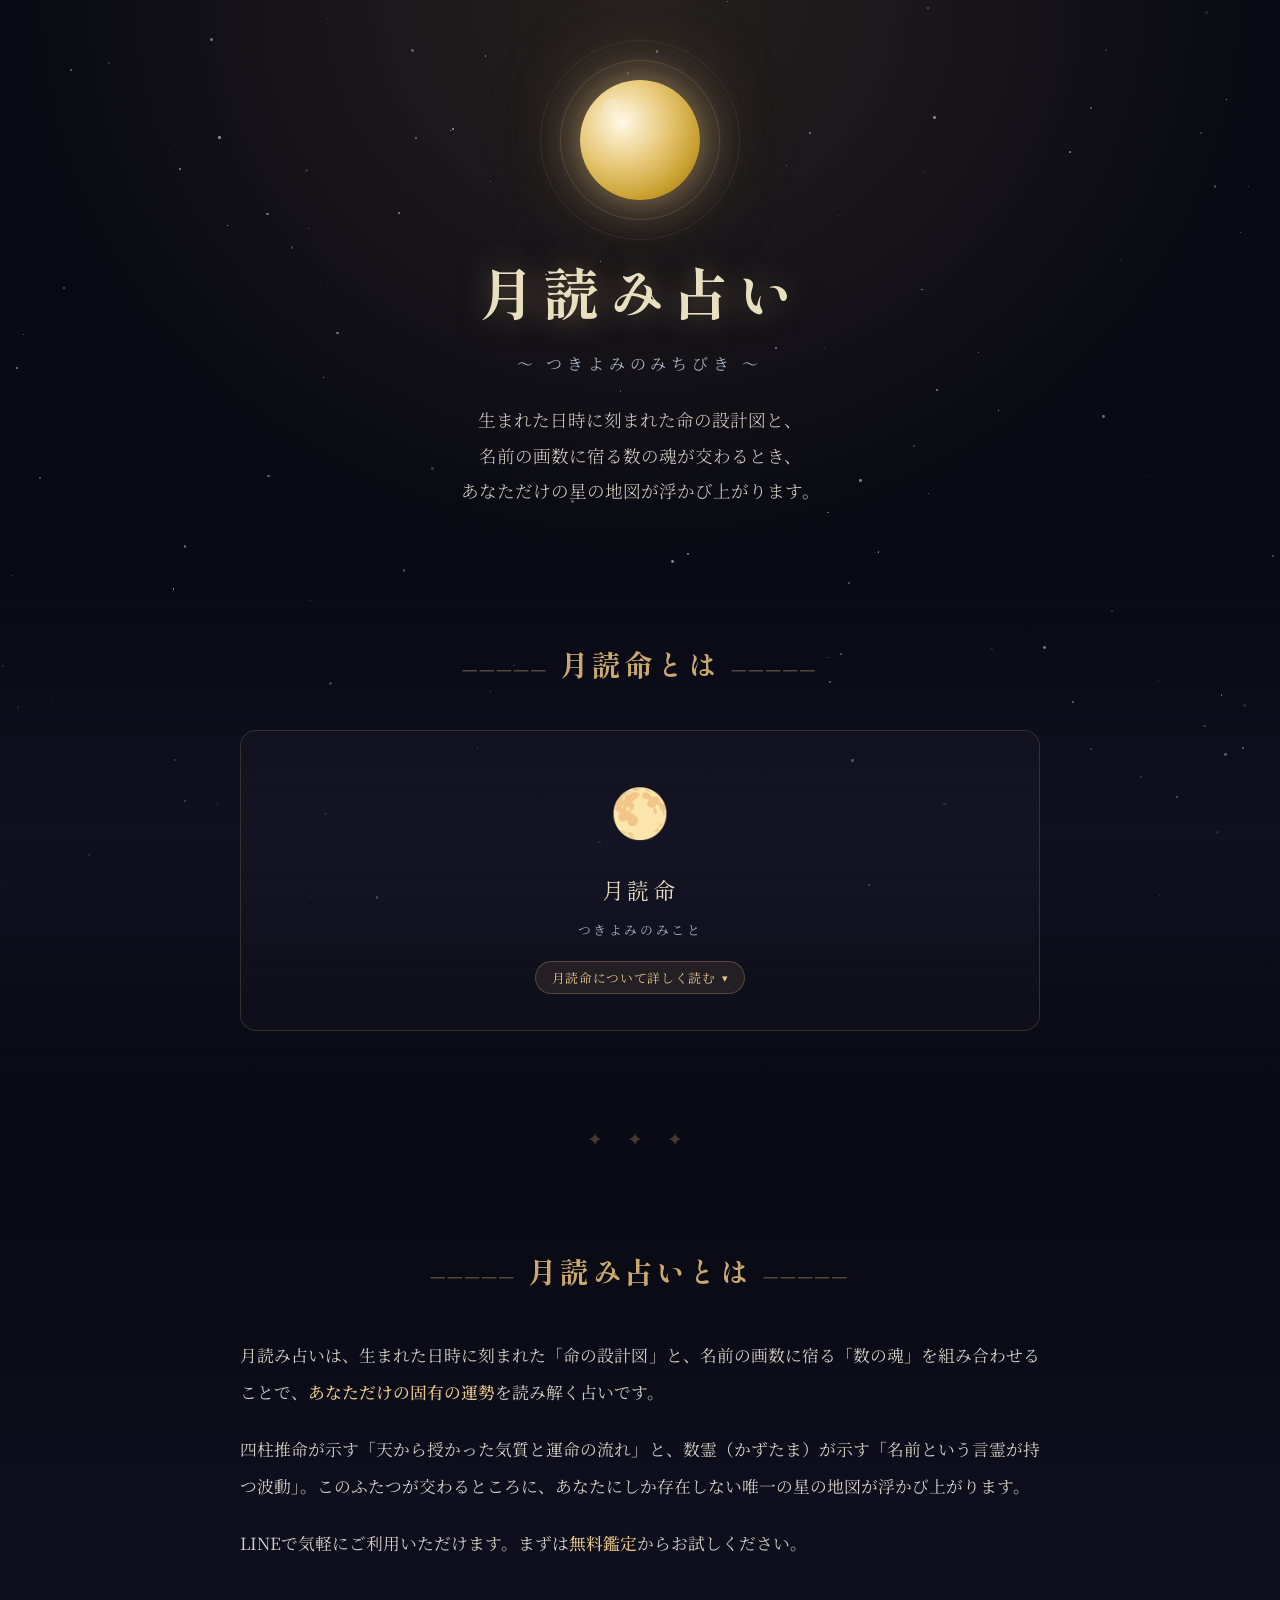
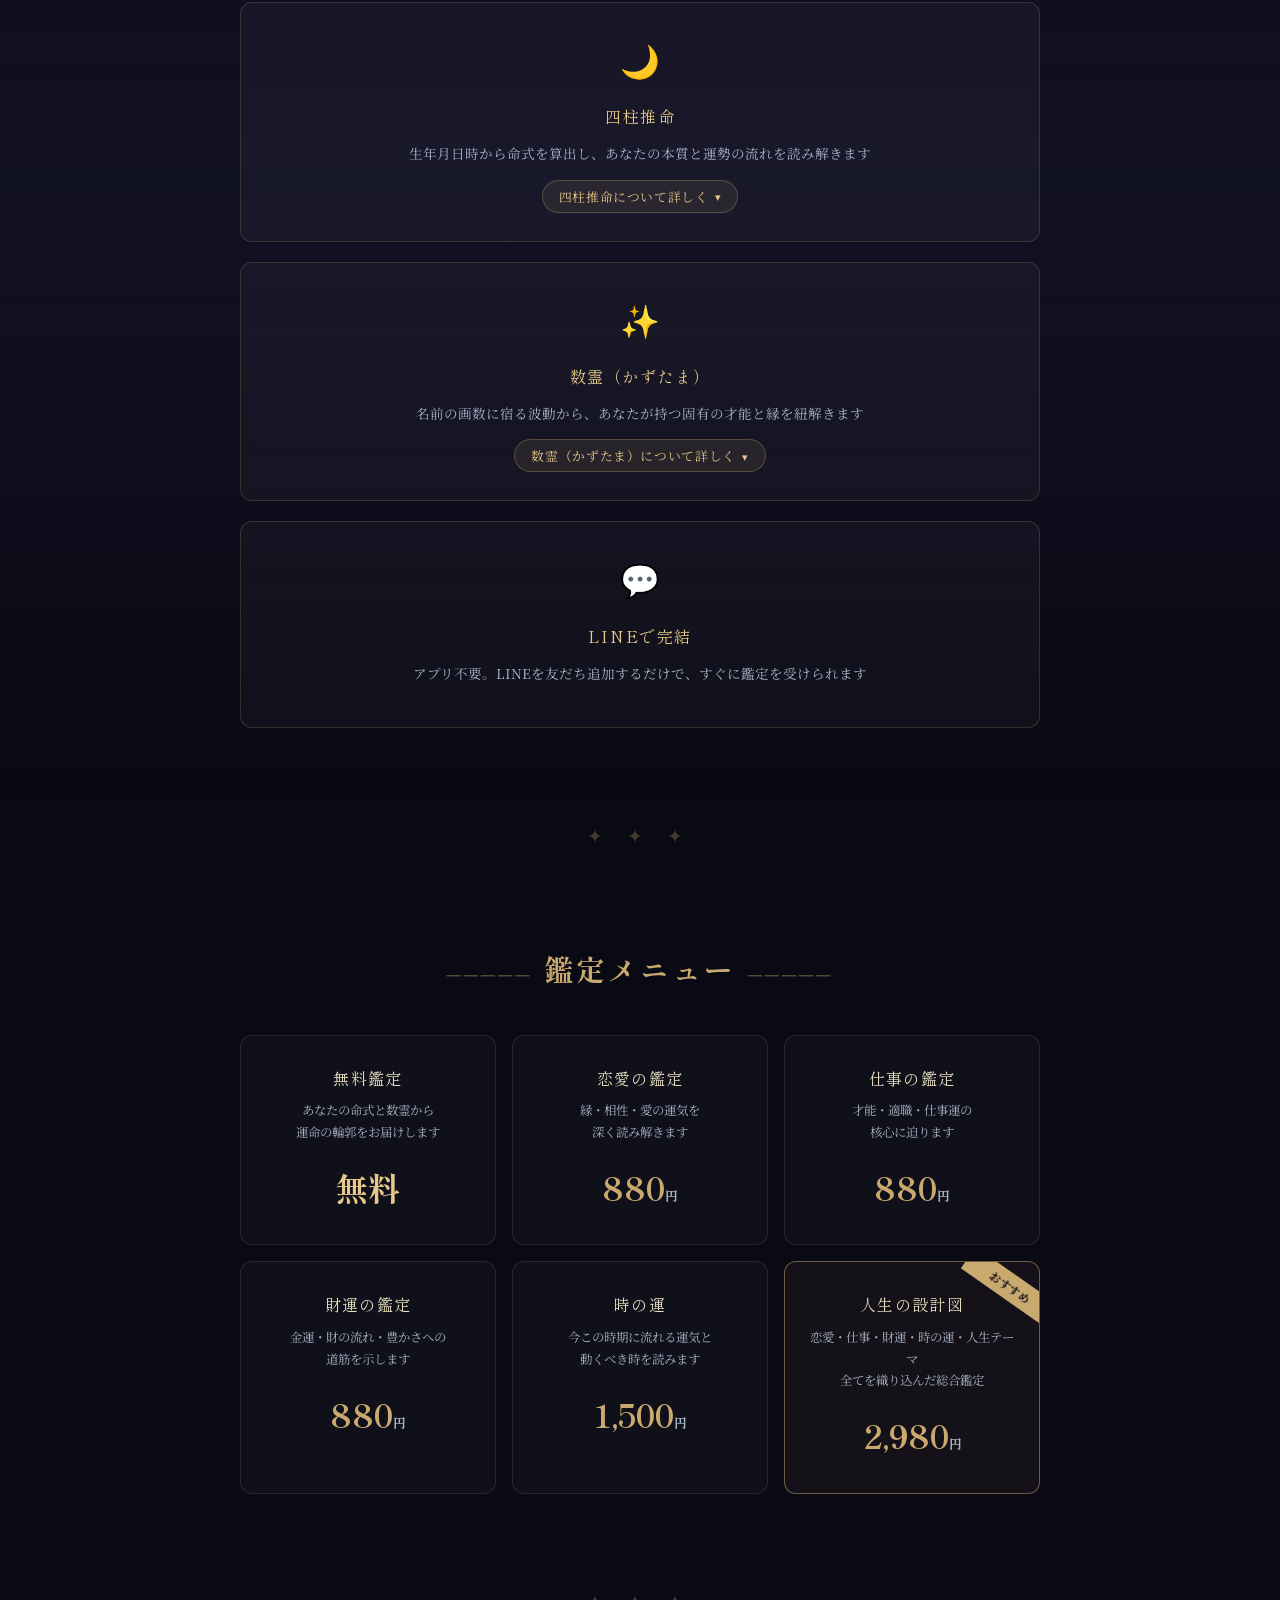
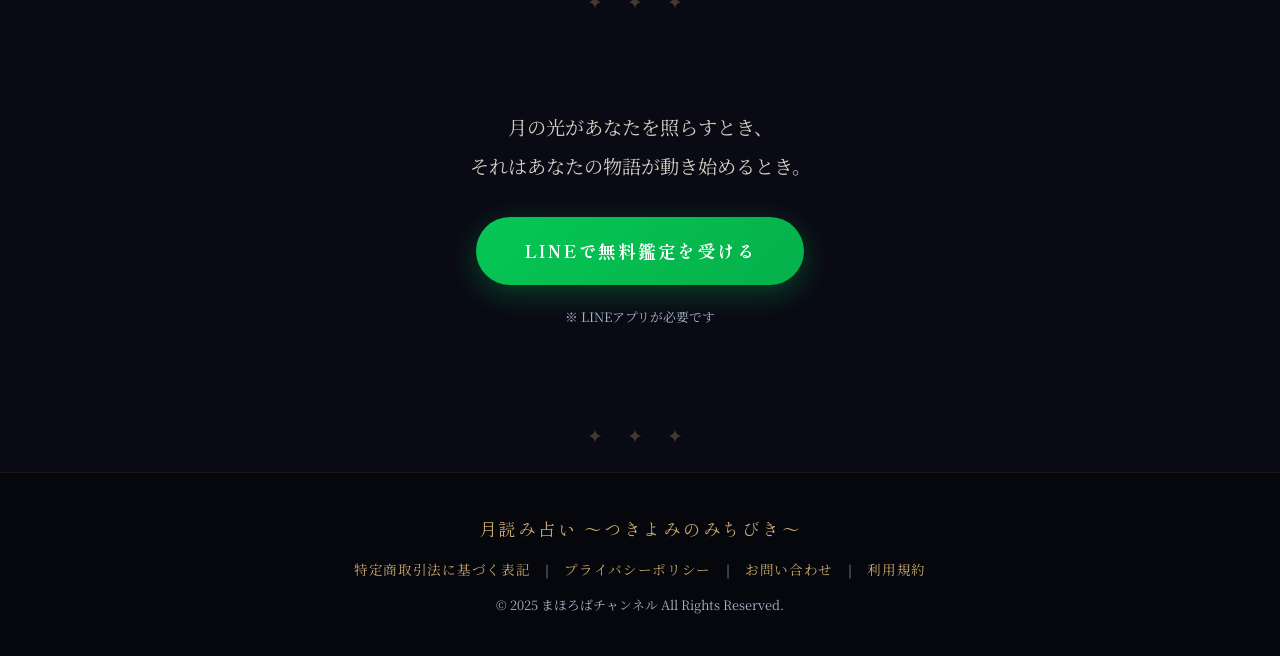
<file: index.html>
<!DOCTYPE html>
<html lang="ja">
<head>
  <meta charset="UTF-8">
  <meta name="viewport" content="width=device-width, initial-scale=1.0">
  <title>月読み占い〜つきよみのみちびき〜</title>
  <link rel="preconnect" href="https://fonts.googleapis.com">
  <link rel="preconnect" href="https://fonts.gstatic.com" crossorigin>
  <link href="https://fonts.googleapis.com/css2?family=Noto+Serif+JP:wght@300;400;500;700&family=Shippori+Mincho:wght@400;500;700&display=swap" rel="stylesheet">
  <link rel="stylesheet" href="style.css">
</head>
<body>

  <!-- 星空 -->
  <div class="stars" id="stars"></div>

  <!-- ===== ヘッダー ===== -->
  <header>
    <div class="moon-container fade-in">
      <div class="moon-halo moon-halo-2"></div>
      <div class="moon-halo"></div>
      <div class="moon"></div>
    </div>
    <h1 class="site-title fade-in">月読み占い</h1>
    <p class="site-subtitle fade-in">〜 つきよみのみちびき 〜</p>
    <p class="tagline fade-in">
      生まれた日時に刻まれた命の設計図と、<br>
      名前の画数に宿る数の魂が交わるとき、<br>
      あなただけの星の地図が浮かび上がります。
    </p>
  </header>

  <!-- ===== 月読命について ===== -->
  <section class="tsukiyomi-section">
    <div class="section-inner fade-in">
      <h2 class="section-title">月読命とは</h2>
      <div class="tsukiyomi-card">
        <span class="tsukiyomi-icon">🌕</span>
        <div class="tsukiyomi-name">月読命</div>
        <div class="tsukiyomi-ruby">つきよみのみこと</div>

        <button class="accordion-btn"
          data-target="tsukiyomi-detail"
          data-open-text="月読命について詳しく読む ▾"
          data-close-text="閉じる ▴">
          <span class="btn-text">月読命について詳しく読む</span>
          <span class="arrow">▾</span>
        </button>

        <div class="accordion-content" id="tsukiyomi-detail">
          <div class="accordion-body">
            <p>
              月読命は、日本神話において最も神秘的な神のひとりです。古事記・日本書紀によれば、
              伊邪那岐命（いざなぎのみこと）が黄泉の国から戻り、禊（みそぎ）を行ったとき、
              左目から<span class="highlight">天照大御神（あまてらすおおみかみ）</span>が、
              右目から<span class="highlight">素戔嗚尊（すさのおのみこと）</span>が、
              そして右目を洗ったときに<span class="highlight">月読命</span>が生まれたとされています。
            </p>
            <p>
              天照大御神が太陽として昼の世界を治めるのに対し、月読命は月として夜の世界を静かに照らす神です。
              しかしある出来事をきっかけに天照大御神と不仲となり、昼と夜が分かれたと古事記は伝えています。
              それゆえ月読命は「語られない神」「謎多き神」として、日本神話の中で独特の神秘性を帯びています。
            </p>
            <p>
              月は古来より、潮の満ち引きを動かし、農作物の時期を告げ、女性の体のリズムとも深く結びついてきました。
              目には見えない力で万物に影響を与える月のように、月読命はあなたの内側に静かに働きかける力の象徴です。
            </p>
            <p>
              「月読み占い」という名前には、<span class="highlight">「月読命のように、語られざるあなたの本質を静かに照らし出したい」</span>という想いが込められています。
            </p>
          </div>
        </div>
      </div>
    </div>
  </section>

  <div class="divider">✦ ✦ ✦</div>

  <!-- ===== サービス説明 ===== -->
  <section class="about">
    <div class="section-inner fade-in">
      <h2 class="section-title">月読み占いとは</h2>
      <p class="about-text">
        月読み占いは、生まれた日時に刻まれた「命の設計図」と、名前の画数に宿る「数の魂」を組み合わせることで、<span class="about-keyword">あなただけの固有の運勢</span>を読み解く占いです。
      </p>
      <p class="about-text">
        四柱推命が示す「天から授かった気質と運命の流れ」と、数霊（かずたま）が示す「名前という言霊が持つ波動」。このふたつが交わるところに、あなたにしか存在しない唯一の星の地図が浮かび上がります。
      </p>
      <p class="about-text">
        LINEで気軽にご利用いただけます。まずは<span class="about-keyword">無料鑑定</span>からお試しください。
      </p>

      <!-- 特徴カード（アコーディオン付き） -->
      <div class="features">

        <!-- 四柱推命カード -->
        <div class="feature-card">
          <span class="feature-icon">🌙</span>
          <div class="feature-title">四柱推命</div>
          <div class="feature-desc">生年月日時から命式を算出し、あなたの本質と運勢の流れを読み解きます</div>
          <button class="accordion-btn"
            data-target="shichu-detail"
            data-open-text="四柱推命について詳しく ▾"
            data-close-text="閉じる ▴">
            <span class="btn-text">四柱推命について詳しく</span>
            <span class="arrow">▾</span>
          </button>
          <div class="accordion-content" id="shichu-detail">
            <div class="accordion-body">
              <p>
                四柱推命は、中国古代の陰陽五行思想を根拠に体系化された、<span class="highlight">東洋最古の命術</span>のひとつです。
                人が生まれた「年・月・日・時」の四つの柱に刻まれた干支と五行の気を読み解き、
                その人が持って生まれた本質・才能・人生の流れを明らかにします。
              </p>
              <p>
                四柱推命が他の占術と異なるのは、単なる運勢の予測にとどまらず、
                その人の<span class="highlight">「命の設計図」そのものを読む</span>点にあります。
                あなたがどんな才能を持ち、どの時期に運気が高まり、どのような縁と結びつきやすいのか。
                生まれた瞬間に天地が記した暗号を、丁寧に解読していきます。
              </p>
              <p>
                月読み占いでは、この四柱推命を占いの根幹に据え、あなたの命式から導き出される言葉を大切にお届けしています。
              </p>
            </div>
          </div>
        </div>

        <!-- 数霊カード -->
        <div class="feature-card">
          <span class="feature-icon">✨</span>
          <div class="feature-title">数霊（かずたま）</div>
          <div class="feature-desc">名前の画数に宿る波動から、あなたが持つ固有の才能と縁を紐解きます</div>
          <button class="accordion-btn"
            data-target="kazutama-detail"
            data-open-text="数霊（かずたま）について詳しく ▾"
            data-close-text="閉じる ▴">
            <span class="btn-text">数霊（かずたま）について詳しく</span>
            <span class="arrow">▾</span>
          </button>
          <div class="accordion-content" id="kazutama-detail">
            <div class="accordion-body">
              <p>
                数霊とは、言葉や名前に宿る「数の魂」を読み解く、<span class="highlight">日本古来の叡智</span>です。
                古事記や日本書紀にも記されているように、古代日本では言葉には霊力が宿ると信じられていました。
                これを「言霊（ことだま）」と呼びます。数霊はその言霊と深く結びつき、
                名前を構成する文字の画数に宿る波動から、その人の本質と運命の傾向を読み取ります。
              </p>
              <p>
                数霊において特に重視されるのが<span class="highlight">「81の数理」</span>です。
                1から81までの数にはそれぞれ固有の意味と吉凶があり、古来より受け継がれてきました。
                81という数字は、9×9＝81、すなわち「陽の極み」を表す9が二重になった数であり、
                万物の循環と完成を象徴しています。
              </p>
              <p>
                あなたの名前に宿る数の波動は、生まれながらに持つ才能や縁、人生のテーマを静かに語りかけています。
                月読み占いでは、この数霊の叡智を四柱推命と組み合わせることで、
                <span class="highlight">より深く、より精密な鑑定</span>をお届けします。
              </p>
            </div>
          </div>
        </div>

        <!-- LINEカード -->
        <div class="feature-card">
          <span class="feature-icon">💬</span>
          <div class="feature-title">LINEで完結</div>
          <div class="feature-desc">アプリ不要。LINEを友だち追加するだけで、すぐに鑑定を受けられます</div>
        </div>

      </div>
    </div>
  </section>

  <div class="divider">✦ ✦ ✦</div>

  <!-- ===== 料金表 ===== -->
  <section class="pricing">
    <div class="section-inner fade-in">
      <h2 class="section-title">鑑定メニュー</h2>
      <div class="price-grid">
        <div class="price-card">
          <div class="price-name">無料鑑定</div>
          <div class="price-desc">あなたの命式と数霊から<br>運命の輪郭をお届けします</div>
          <div class="price-amount price-free">無料</div>
        </div>
        <div class="price-card">
          <div class="price-name">恋愛の鑑定</div>
          <div class="price-desc">縁・相性・愛の運気を<br>深く読み解きます</div>
          <div class="price-amount">880<span>円</span></div>
        </div>
        <div class="price-card">
          <div class="price-name">仕事の鑑定</div>
          <div class="price-desc">才能・適職・仕事運の<br>核心に迫ります</div>
          <div class="price-amount">880<span>円</span></div>
        </div>
        <div class="price-card">
          <div class="price-name">財運の鑑定</div>
          <div class="price-desc">金運・財の流れ・豊かさへの<br>道筋を示します</div>
          <div class="price-amount">880<span>円</span></div>
        </div>
        <div class="price-card">
          <div class="price-name">時の運</div>
          <div class="price-desc">今この時期に流れる運気と<br>動くべき時を読みます</div>
          <div class="price-amount">1,500<span>円</span></div>
        </div>
        <div class="price-card featured">
          <div class="price-name">人生の設計図</div>
          <div class="price-desc">恋愛・仕事・財運・時の運・人生テーマ<br>全てを織り込んだ総合鑑定</div>
          <div class="price-amount">2,980<span>円</span></div>
        </div>
      </div>
    </div>
  </section>

  <div class="divider">✦ ✦ ✦</div>

  <!-- ===== CTA ===== -->
  <section class="cta-section fade-in">
    <div class="section-inner">
      <p class="cta-text">
        月の光があなたを照らすとき、<br>
        それはあなたの物語が動き始めるとき。
      </p>
      <a href="https://line.me/R/ti/p/@776zhkvc" class="btn-line">LINEで無料鑑定を受ける</a>
      <p class="btn-note">※ LINEアプリが必要です</p>
    </div>
  </section>

  <div class="divider">✦ ✦ ✦</div>

  <!-- ===== フッター ===== -->
  <footer>
    <div class="footer-logo">月読み占い 〜つきよみのみちびき〜</div>
    <nav class="footer-nav">
      <a href="tokushoho.html">特定商取引法に基づく表記</a>
      <span>|</span>
      <a href="privacy.html">プライバシーポリシー</a>
      <span>|</span>
      <a href="contact.html">お問い合わせ</a>
      <span>|</span>
      <a href="terms.html">利用規約</a>
    </nav>
    <p>© 2025 まほろばチャンネル All Rights Reserved.</p>
  </footer>

  <script src="script.js"></script>
</body>
</html>
</file>
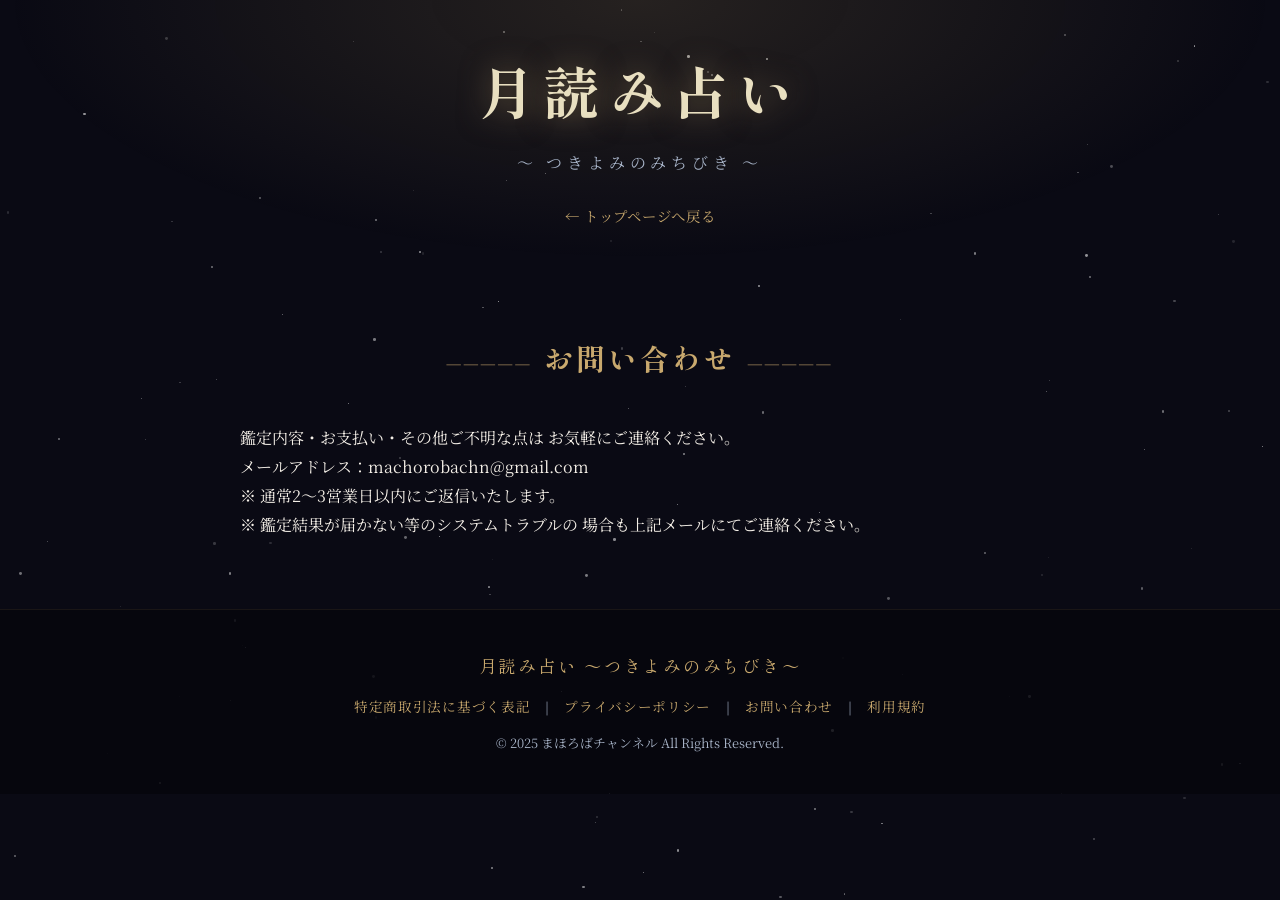
<file: contact.html>
<!DOCTYPE html>
<html lang="ja">
<head>
  <meta charset="UTF-8">
  <meta name="viewport" content="width=device-width, initial-scale=1.0">
  <title>お問い合わせ｜月読み占い</title>
  <link rel="preconnect" href="https://fonts.googleapis.com">
  <link rel="preconnect" href="https://fonts.gstatic.com" crossorigin>
  <link href="https://fonts.googleapis.com/css2?family=Noto+Serif+JP:wght@300;400;500;700&family=Shippori+Mincho:wght@400;500;700&display=swap" rel="stylesheet">
  <link rel="stylesheet" href="style.css">
</head>
<body>

  <!-- 星空 -->
  <div class="stars" id="stars"></div>

  <!-- ===== ヘッダー（簡易版） ===== -->
  <header style="padding: 40px 20px 32px;">
    <h1 class="site-title fade-in">月読み占い</h1>
    <p class="site-subtitle fade-in">〜 つきよみのみちびき 〜</p>
    <p class="fade-in" style="margin-top: 16px;">
      <a href="index.html" style="color: var(--gold); text-decoration: none; font-size: 0.9rem; letter-spacing: 0.05em;">← トップページへ戻る</a>
    </p>
  </header>

  <!-- ===== お問い合わせ ===== -->
  <section>
    <div class="section-inner fade-in">
      <h2 class="section-title">お問い合わせ</h2>
      <p>鑑定内容・お支払い・その他ご不明な点は
      お気軽にご連絡ください。</p>
      <p>メールアドレス：machorobachn@gmail.com</p>
      <p>※ 通常2〜3営業日以内にご返信いたします。</p>
      <p>※ 鑑定結果が届かない等のシステムトラブルの
      場合も上記メールにてご連絡ください。</p>
    </div>
  </section>

  <!-- ===== フッター ===== -->
  <footer>
    <div class="footer-logo">月読み占い 〜つきよみのみちびき〜</div>
    <nav class="footer-nav">
      <a href="tokushoho.html">特定商取引法に基づく表記</a>
      <span>|</span>
      <a href="privacy.html">プライバシーポリシー</a>
      <span>|</span>
      <a href="contact.html">お問い合わせ</a>
      <span>|</span>
      <a href="terms.html">利用規約</a>
    </nav>
    <p>© 2025 まほろばチャンネル All Rights Reserved.</p>
  </footer>

  <script src="script.js"></script>
</body>
</html>
</file>
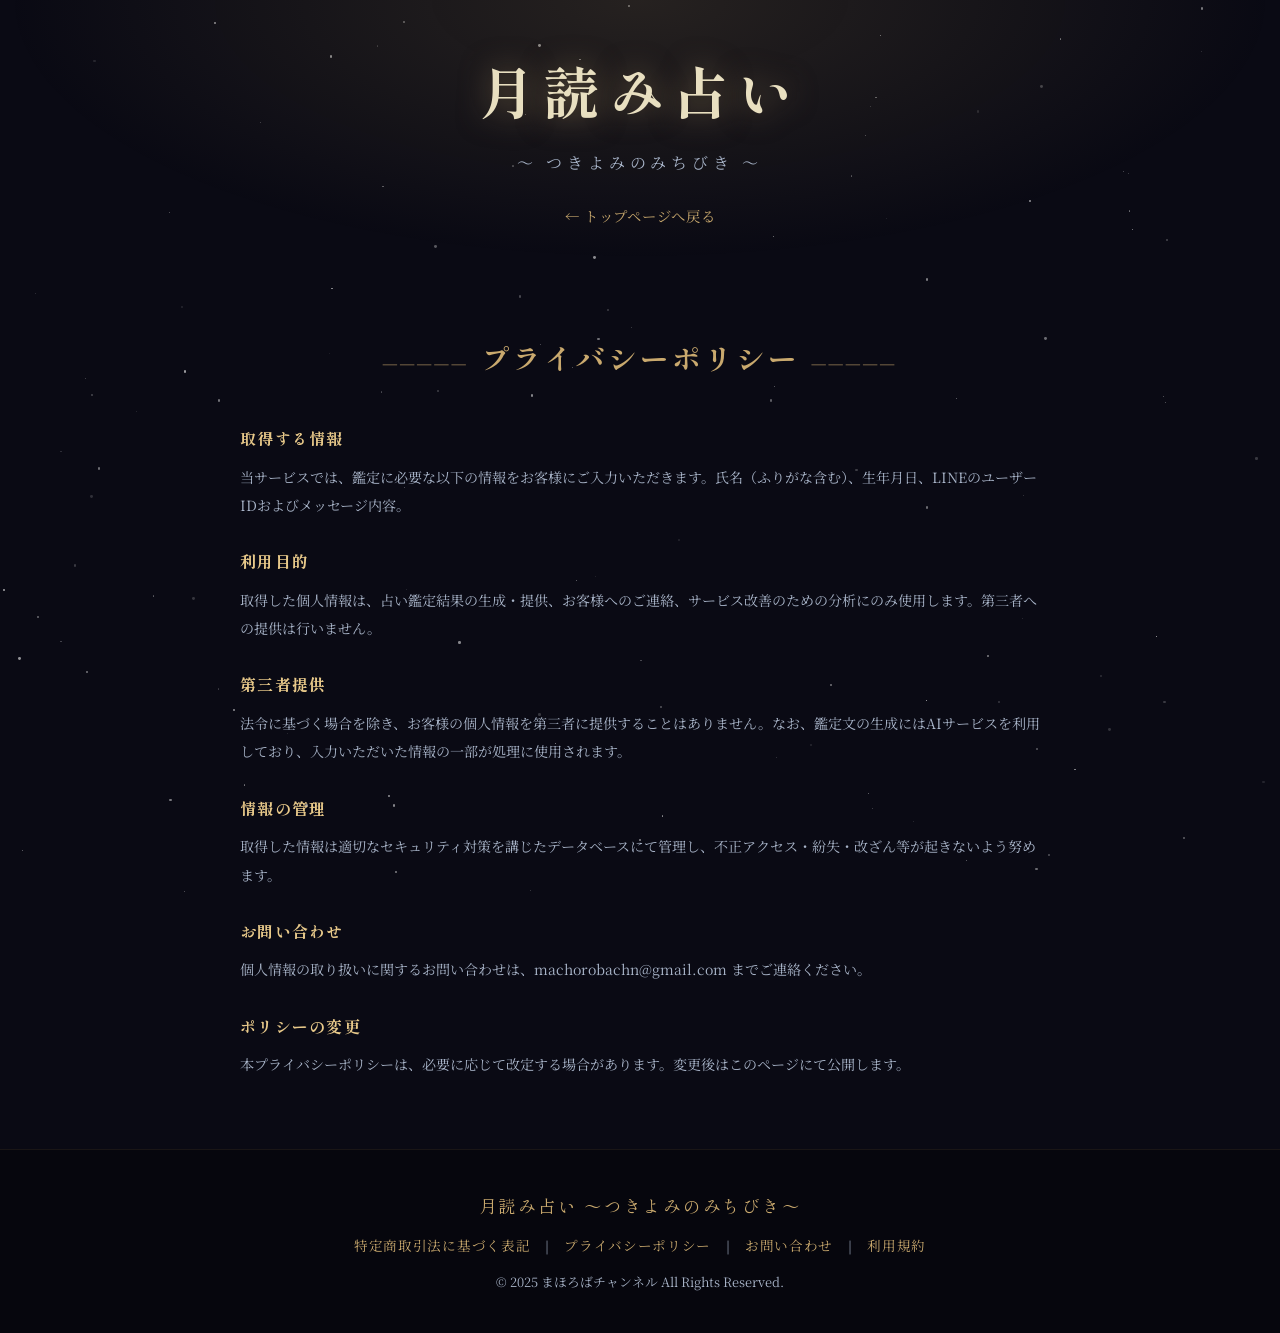
<file: privacy.html>
<!DOCTYPE html>
<html lang="ja">
<head>
  <meta charset="UTF-8">
  <meta name="viewport" content="width=device-width, initial-scale=1.0">
  <title>プライバシーポリシー｜月読み占い</title>
  <link rel="preconnect" href="https://fonts.googleapis.com">
  <link rel="preconnect" href="https://fonts.gstatic.com" crossorigin>
  <link href="https://fonts.googleapis.com/css2?family=Noto+Serif+JP:wght@300;400;500;700&family=Shippori+Mincho:wght@400;500;700&display=swap" rel="stylesheet">
  <link rel="stylesheet" href="style.css">
</head>
<body>

  <!-- 星空 -->
  <div class="stars" id="stars"></div>

  <!-- ===== ヘッダー（簡易版） ===== -->
  <header style="padding: 40px 20px 32px;">
    <h1 class="site-title fade-in">月読み占い</h1>
    <p class="site-subtitle fade-in">〜 つきよみのみちびき 〜</p>
    <p class="fade-in" style="margin-top: 16px;">
      <a href="index.html" style="color: var(--gold); text-decoration: none; font-size: 0.9rem; letter-spacing: 0.05em;">← トップページへ戻る</a>
    </p>
  </header>

  <!-- ===== プライバシーポリシー ===== -->
  <section class="privacy-section">
    <div class="section-inner fade-in">
      <h2 class="section-title">プライバシーポリシー</h2>

      <h3>取得する情報</h3>
      <p>当サービスでは、鑑定に必要な以下の情報をお客様にご入力いただきます。氏名（ふりがな含む）、生年月日、LINEのユーザーIDおよびメッセージ内容。</p>

      <h3>利用目的</h3>
      <p>取得した個人情報は、占い鑑定結果の生成・提供、お客様へのご連絡、サービス改善のための分析にのみ使用します。第三者への提供は行いません。</p>

      <h3>第三者提供</h3>
      <p>法令に基づく場合を除き、お客様の個人情報を第三者に提供することはありません。なお、鑑定文の生成にはAIサービスを利用しており、入力いただいた情報の一部が処理に使用されます。</p>

      <h3>情報の管理</h3>
      <p>取得した情報は適切なセキュリティ対策を講じたデータベースにて管理し、不正アクセス・紛失・改ざん等が起きないよう努めます。</p>

      <h3>お問い合わせ</h3>
      <p>個人情報の取り扱いに関するお問い合わせは、machorobachn@gmail.com までご連絡ください。</p>

      <h3>ポリシーの変更</h3>
      <p>本プライバシーポリシーは、必要に応じて改定する場合があります。変更後はこのページにて公開します。</p>
    </div>
  </section>

  <!-- ===== フッター ===== -->
  <footer>
    <div class="footer-logo">月読み占い 〜つきよみのみちびき〜</div>
    <nav class="footer-nav">
      <a href="tokushoho.html">特定商取引法に基づく表記</a>
      <span>|</span>
      <a href="privacy.html">プライバシーポリシー</a>
      <span>|</span>
      <a href="contact.html">お問い合わせ</a>
      <span>|</span>
      <a href="terms.html">利用規約</a>
    </nav>
    <p>© 2025 まほろばチャンネル All Rights Reserved.</p>
  </footer>

  <script src="script.js"></script>
</body>
</html>
</file>
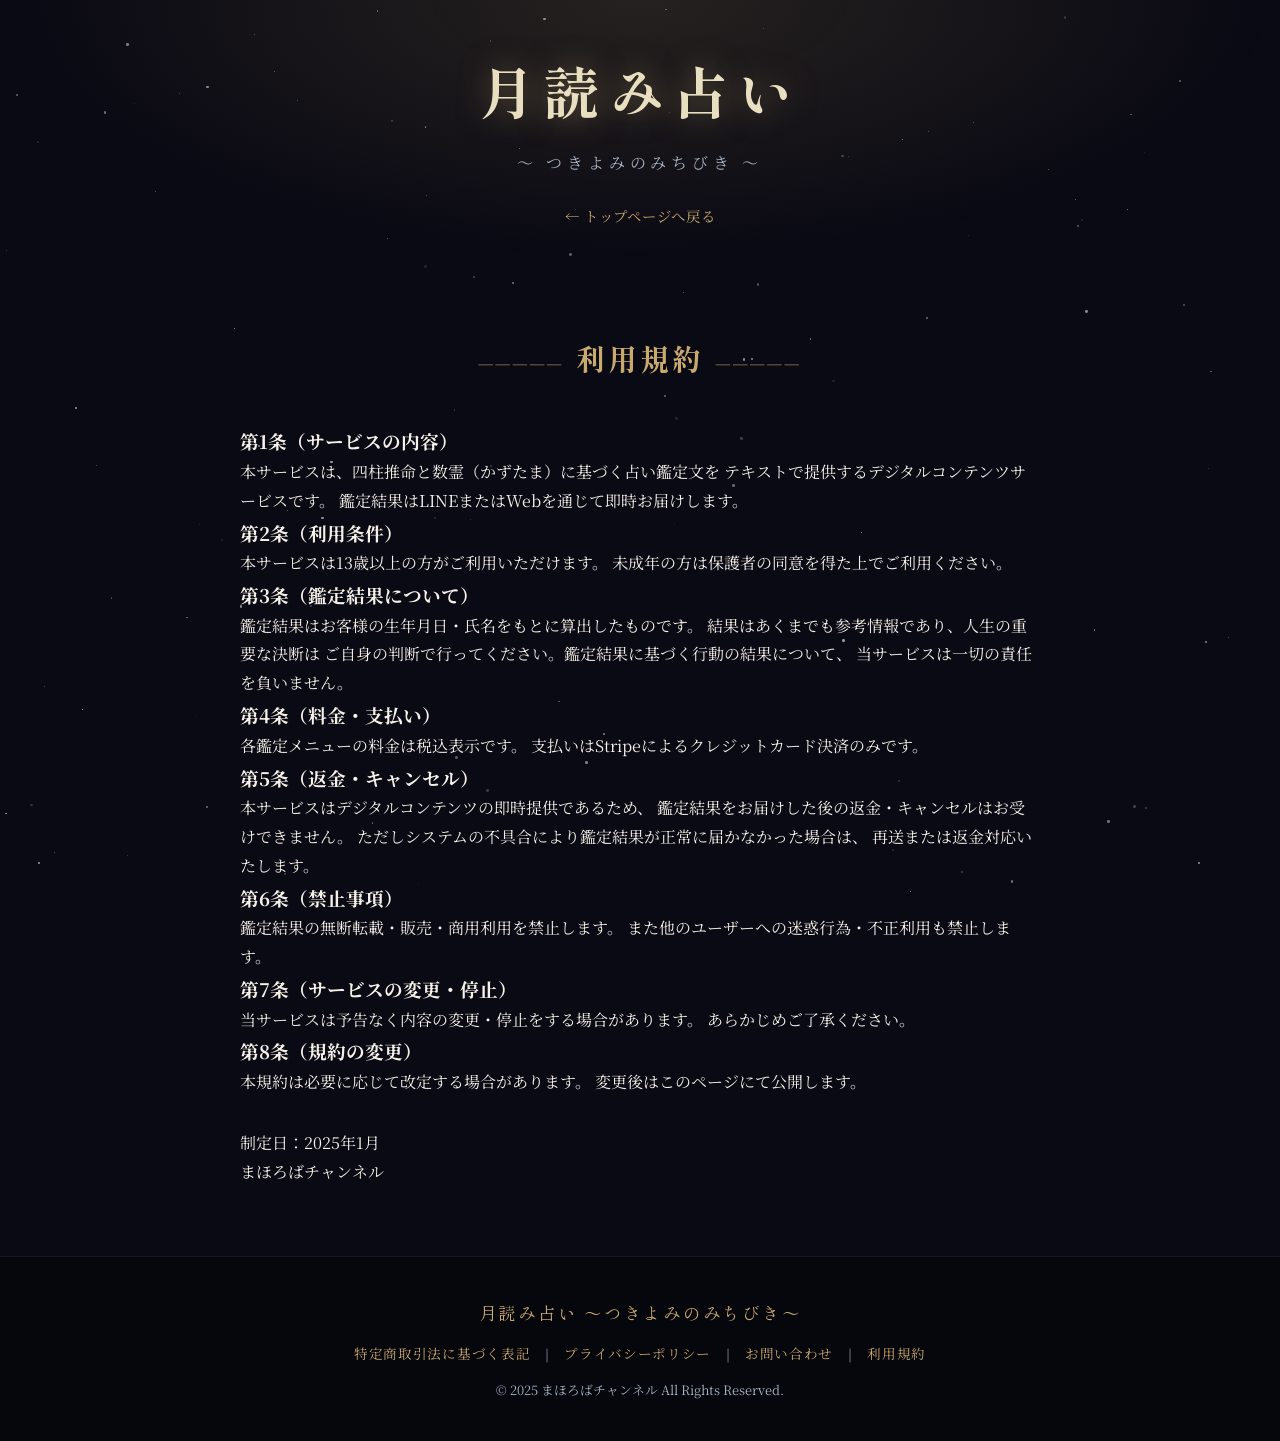
<file: terms.html>
<!DOCTYPE html>
<html lang="ja">
<head>
  <meta charset="UTF-8">
  <meta name="viewport" content="width=device-width, initial-scale=1.0">
  <title>利用規約｜月読み占い</title>
  <link rel="preconnect" href="https://fonts.googleapis.com">
  <link rel="preconnect" href="https://fonts.gstatic.com" crossorigin>
  <link href="https://fonts.googleapis.com/css2?family=Noto+Serif+JP:wght@300;400;500;700&family=Shippori+Mincho:wght@400;500;700&display=swap" rel="stylesheet">
  <link rel="stylesheet" href="style.css">
</head>
<body>

  <!-- 星空 -->
  <div class="stars" id="stars"></div>

  <!-- ===== ヘッダー（簡易版） ===== -->
  <header style="padding: 40px 20px 32px;">
    <h1 class="site-title fade-in">月読み占い</h1>
    <p class="site-subtitle fade-in">〜 つきよみのみちびき 〜</p>
    <p class="fade-in" style="margin-top: 16px;">
      <a href="index.html" style="color: var(--gold); text-decoration: none; font-size: 0.9rem; letter-spacing: 0.05em;">← トップページへ戻る</a>
    </p>
  </header>

  <!-- ===== 利用規約 ===== -->
  <section>
    <div class="section-inner fade-in">
      <h2 class="section-title">利用規約</h2>

      <h3>第1条（サービスの内容）</h3>
      <p>本サービスは、四柱推命と数霊（かずたま）に基づく占い鑑定文を
      テキストで提供するデジタルコンテンツサービスです。
      鑑定結果はLINEまたはWebを通じて即時お届けします。</p>

      <h3>第2条（利用条件）</h3>
      <p>本サービスは13歳以上の方がご利用いただけます。
      未成年の方は保護者の同意を得た上でご利用ください。</p>

      <h3>第3条（鑑定結果について）</h3>
      <p>鑑定結果はお客様の生年月日・氏名をもとに算出したものです。
      結果はあくまでも参考情報であり、人生の重要な決断は
      ご自身の判断で行ってください。鑑定結果に基づく行動の結果について、
      当サービスは一切の責任を負いません。</p>

      <h3>第4条（料金・支払い）</h3>
      <p>各鑑定メニューの料金は税込表示です。
      支払いはStripeによるクレジットカード決済のみです。</p>

      <h3>第5条（返金・キャンセル）</h3>
      <p>本サービスはデジタルコンテンツの即時提供であるため、
      鑑定結果をお届けした後の返金・キャンセルはお受けできません。
      ただしシステムの不具合により鑑定結果が正常に届かなかった場合は、
      再送または返金対応いたします。</p>

      <h3>第6条（禁止事項）</h3>
      <p>鑑定結果の無断転載・販売・商用利用を禁止します。
      また他のユーザーへの迷惑行為・不正利用も禁止します。</p>

      <h3>第7条（サービスの変更・停止）</h3>
      <p>当サービスは予告なく内容の変更・停止をする場合があります。
      あらかじめご了承ください。</p>

      <h3>第8条（規約の変更）</h3>
      <p>本規約は必要に応じて改定する場合があります。
      変更後はこのページにて公開します。</p>

      <p style="margin-top: 32px;">制定日：2025年1月<br>まほろばチャンネル</p>
    </div>
  </section>

  <!-- ===== フッター ===== -->
  <footer>
    <div class="footer-logo">月読み占い 〜つきよみのみちびき〜</div>
    <nav class="footer-nav">
      <a href="tokushoho.html">特定商取引法に基づく表記</a>
      <span>|</span>
      <a href="privacy.html">プライバシーポリシー</a>
      <span>|</span>
      <a href="contact.html">お問い合わせ</a>
      <span>|</span>
      <a href="terms.html">利用規約</a>
    </nav>
    <p>© 2025 まほろばチャンネル All Rights Reserved.</p>
  </footer>

  <script src="script.js"></script>
</body>
</html>
</file>
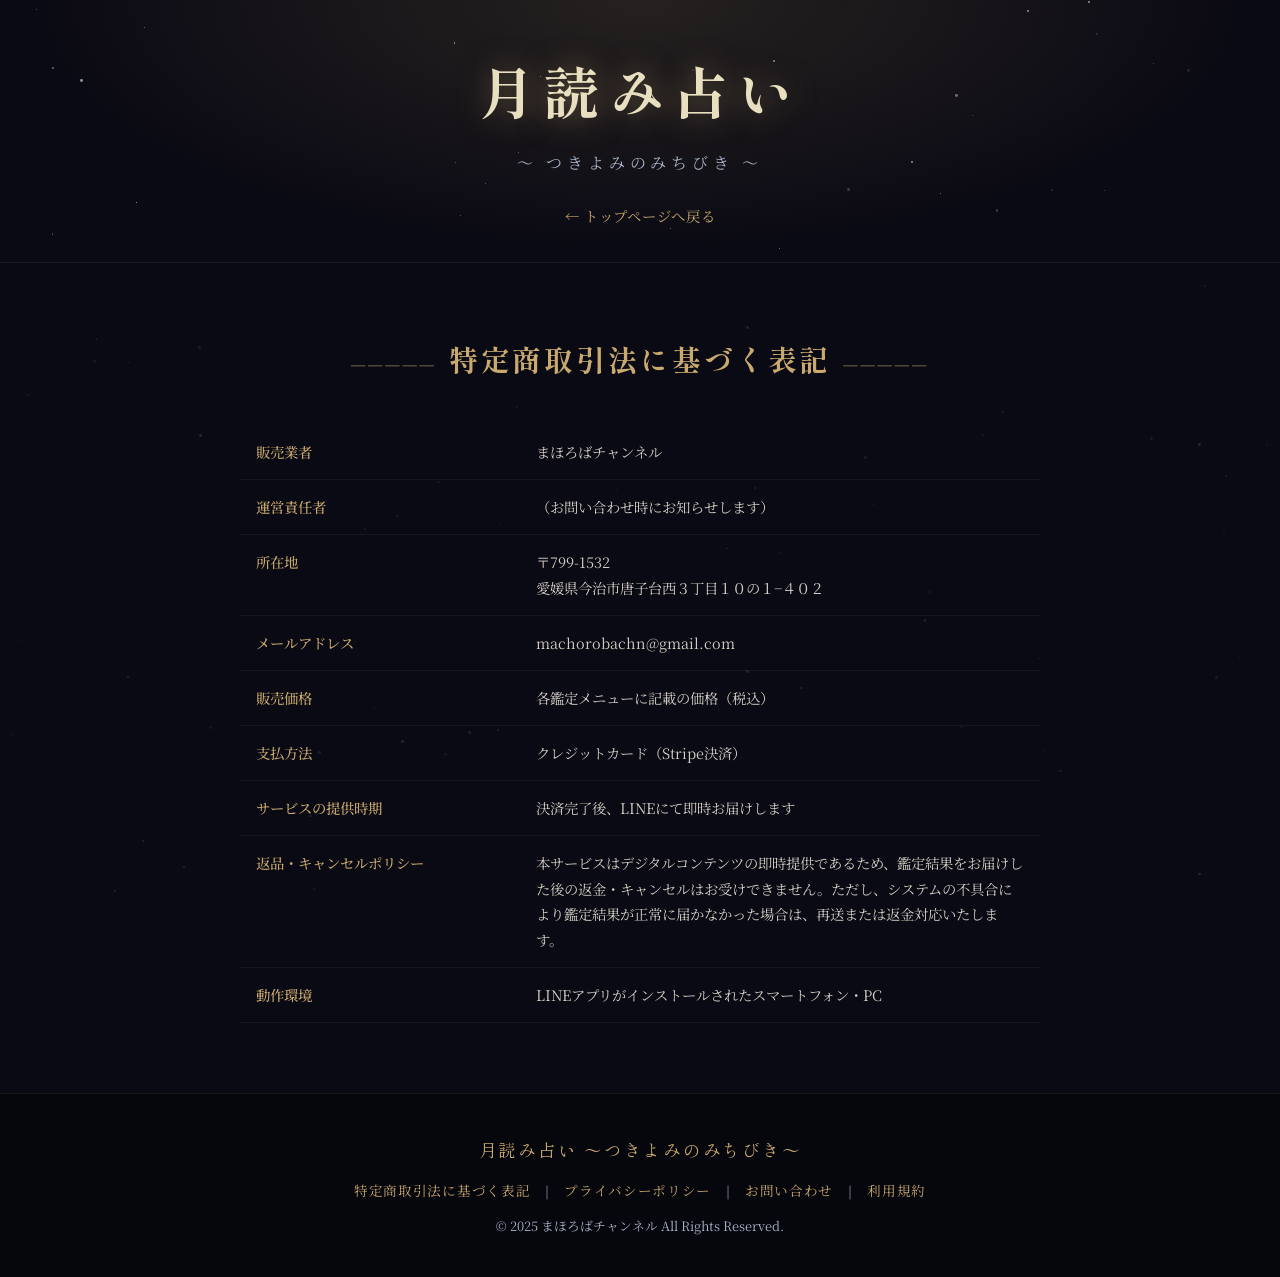
<file: tokushoho.html>
<!doctype html>
<html lang="ja">
  <head>
    <meta charset="UTF-8" />
    <meta name="viewport" content="width=device-width, initial-scale=1.0" />
    <title>特定商取引法に基づく表記｜月読み占い</title>
    <link rel="preconnect" href="https://fonts.googleapis.com" />
    <link rel="preconnect" href="https://fonts.gstatic.com" crossorigin />
    <link
      href="https://fonts.googleapis.com/css2?family=Noto+Serif+JP:wght@300;400;500;700&family=Shippori+Mincho:wght@400;500;700&display=swap"
      rel="stylesheet"
    />
    <link rel="stylesheet" href="style.css" />
  </head>
  <body>
    <!-- 星空 -->
    <div class="stars" id="stars"></div>

    <!-- ===== ヘッダー（簡易版） ===== -->
    <header style="padding: 40px 20px 32px">
      <h1 class="site-title fade-in">月読み占い</h1>
      <p class="site-subtitle fade-in">〜 つきよみのみちびき 〜</p>
      <p class="fade-in" style="margin-top: 16px">
        <a
          href="index.html"
          style="
            color: var(--gold);
            text-decoration: none;
            font-size: 0.9rem;
            letter-spacing: 0.05em;
          "
          >← トップページへ戻る</a
        >
      </p>
    </header>

    <!-- ===== 特定商取引法 ===== -->
    <section class="legal">
      <div class="section-inner fade-in">
        <h2 class="section-title">特定商取引法に基づく表記</h2>
        <table class="legal-table">
          <tr>
            <th>販売業者</th>
            <td>まほろばチャンネル</td>
          </tr>
          <tr>
            <th>運営責任者</th>
            <td>（お問い合わせ時にお知らせします）</td>
          </tr>
          <tr>
            <th>所在地</th>
            <td>〒799-1532<br />愛媛県今治市唐子台西３丁目１０の１−４０２</td>
          </tr>
          <tr>
            <th>メールアドレス</th>
            <td>machorobachn@gmail.com</td>
          </tr>
          <tr>
            <th>販売価格</th>
            <td>各鑑定メニューに記載の価格（税込）</td>
          </tr>
          <tr>
            <th>支払方法</th>
            <td>クレジットカード（Stripe決済）</td>
          </tr>
          <tr>
            <th>サービスの提供時期</th>
            <td>決済完了後、LINEにて即時お届けします</td>
          </tr>
          <tr>
            <th>返品・キャンセルポリシー</th>
            <td>
              本サービスはデジタルコンテンツの即時提供であるため、鑑定結果をお届けした後の返金・キャンセルはお受けできません。ただし、システムの不具合により鑑定結果が正常に届かなかった場合は、再送または返金対応いたします。
            </td>
          </tr>
          <tr>
            <th>動作環境</th>
            <td>LINEアプリがインストールされたスマートフォン・PC</td>
          </tr>
        </table>
      </div>
    </section>

    <!-- ===== フッター ===== -->
    <footer>
      <div class="footer-logo">月読み占い 〜つきよみのみちびき〜</div>
      <nav class="footer-nav">
        <a href="tokushoho.html">特定商取引法に基づく表記</a>
        <span>|</span>
        <a href="privacy.html">プライバシーポリシー</a>
        <span>|</span>
        <a href="contact.html">お問い合わせ</a>
        <span>|</span>
        <a href="terms.html">利用規約</a>
      </nav>
      <p>© 2025 まほろばチャンネル All Rights Reserved.</p>
    </footer>

    <script src="script.js"></script>
  </body>
</html>
</file>
<file: style.css>
/* ===== CSS変数（カラーパレット） ===== */
:root {
  --moon-white: #f5f0e8;
  --deep-night: #0a0a14;
  --midnight: #10101e;
  --navy: #141428;
  --indigo: #1a1a35;
  --moon-glow: #e8dfc0;
  --gold: #c9a96e;
  --gold-light: #e8c98a;
  --silver: #a8b4c8;
  --mist: #d4cfc4;
  --accent: #7b6fa0;
}

/* ===== リセット・基本設定 ===== */
* {
  margin: 0;
  padding: 0;
  box-sizing: border-box;
}

html {
  scroll-behavior: smooth;
}

body {
  background-color: var(--deep-night);
  color: var(--moon-white);
  font-family: 'Noto Serif JP', serif;
  overflow-x: hidden;
  line-height: 1.8;
}

/* ===== 星空背景 ===== */
.stars {
  position: fixed;
  top: 0;
  left: 0;
  width: 100%;
  height: 100%;
  pointer-events: none;
  z-index: 0;
  overflow: hidden;
}

.star {
  position: absolute;
  border-radius: 50%;
  background: white;
  animation: twinkle var(--duration, 3s) ease-in-out infinite;
  animation-delay: var(--delay, 0s);
}

@keyframes twinkle {
  0%, 100% { opacity: 0.2; transform: scale(1); }
  50% { opacity: 1; transform: scale(1.3); }
}

/* ===== ヘッダー ===== */
header {
  position: relative;
  z-index: 10;
  text-align: center;
  padding: 80px 20px 60px;
  background: radial-gradient(ellipse at 50% 0%, rgba(200, 170, 100, 0.15) 0%, transparent 70%);
}

.moon-container {
  position: relative;
  display: inline-block;
  margin-bottom: 32px;
}

.moon {
  width: 120px;
  height: 120px;
  border-radius: 50%;
  background: radial-gradient(circle at 35% 35%, #fff9e6, #e8c97a 40%, #c9a030 70%, #8b6914);
  box-shadow:
    0 0 40px rgba(201, 169, 110, 0.6),
    0 0 80px rgba(201, 169, 110, 0.3),
    0 0 120px rgba(201, 169, 110, 0.15);
  animation: moonFloat 6s ease-in-out infinite;
  position: relative;
}

.moon::before {
  content: '';
  position: absolute;
  top: 18px;
  left: 22px;
  width: 18px;
  height: 18px;
  border-radius: 50%;
  background: rgba(255, 255, 255, 0.15);
}

.moon::after {
  content: '';
  position: absolute;
  top: 30px;
  left: 50px;
  width: 10px;
  height: 10px;
  border-radius: 50%;
  background: rgba(255, 255, 255, 0.1);
}

@keyframes moonFloat {
  0%, 100% { transform: translateY(0); }
  50% { transform: translateY(-12px); }
}

.moon-halo {
  position: absolute;
  top: 50%;
  left: 50%;
  transform: translate(-50%, -50%);
  width: 160px;
  height: 160px;
  border-radius: 50%;
  border: 1px solid rgba(201, 169, 110, 0.2);
  animation: haloExpand 4s ease-in-out infinite;
}

.moon-halo-2 {
  width: 200px;
  height: 200px;
  border-color: rgba(201, 169, 110, 0.1);
  animation-delay: 1s;
}

@keyframes haloExpand {
  0%, 100% { transform: translate(-50%, -50%) scale(1); opacity: 0.5; }
  50% { transform: translate(-50%, -50%) scale(1.05); opacity: 1; }
}

.site-title {
  font-family: 'Shippori Mincho', serif;
  font-size: clamp(2rem, 6vw, 3.5rem);
  font-weight: 700;
  letter-spacing: 0.15em;
  color: var(--moon-glow);
  text-shadow: 0 0 30px rgba(201, 169, 110, 0.5);
  margin-bottom: 8px;
}

.site-subtitle {
  font-size: clamp(0.85rem, 2.5vw, 1rem);
  letter-spacing: 0.3em;
  color: var(--silver);
  margin-bottom: 24px;
}

.tagline {
  font-size: clamp(0.9rem, 2.5vw, 1.1rem);
  color: var(--mist);
  font-weight: 300;
  line-height: 2;
  max-width: 520px;
  margin: 0 auto;
}

/* ===== セクション共通 ===== */
section {
  position: relative;
  z-index: 5;
  padding: 70px 20px;
}

.section-inner {
  max-width: 800px;
  margin: 0 auto;
}

.section-title {
  font-family: 'Shippori Mincho', serif;
  font-size: clamp(1.3rem, 4vw, 1.8rem);
  font-weight: 700;
  color: var(--gold);
  letter-spacing: 0.1em;
  text-align: center;
  margin-bottom: 40px;
  position: relative;
}

.section-title::before,
.section-title::after {
  content: '─────';
  color: var(--gold);
  opacity: 0.4;
  margin: 0 12px;
  font-size: 0.7em;
  vertical-align: middle;
}

/* ===== サービス説明 ===== */
.about {
  background: linear-gradient(180deg, transparent, rgba(26, 26, 53, 0.5), transparent);
}

.about-text {
  font-size: clamp(0.9rem, 2.5vw, 1.05rem);
  line-height: 2.2;
  color: var(--mist);
  text-align: justify;
  margin-bottom: 20px;
}

.about-keyword {
  color: var(--gold-light);
  font-weight: 500;
}

/* ===== 特徴カード ===== */
.features {
  display: grid;
  grid-template-columns: 1fr;
  gap: 20px;
  margin-top: 40px;
}

.feature-card {
  background: rgba(255, 255, 255, 0.03);
  border: 1px solid rgba(201, 169, 110, 0.2);
  border-radius: 12px;
  padding: 28px 24px;
  text-align: center;
  transition: all 0.3s ease;
  cursor: pointer;
}

.feature-card:hover {
  background: rgba(201, 169, 110, 0.07);
  border-color: rgba(201, 169, 110, 0.5);
  transform: translateY(-4px);
}

.feature-icon {
  font-size: 2rem;
  margin-bottom: 14px;
  display: block;
}

.feature-title {
  font-family: 'Shippori Mincho', serif;
  font-size: 1rem;
  color: var(--gold-light);
  margin-bottom: 10px;
  letter-spacing: 0.1em;
}

.feature-desc {
  font-size: 0.85rem;
  color: var(--silver);
  line-height: 1.8;
  margin-bottom: 14px;
}

/* ===== アコーディオン ===== */
.accordion-btn {
  display: inline-flex;
  align-items: center;
  gap: 6px;
  background: rgba(201, 169, 110, 0.1);
  border: 1px solid rgba(201, 169, 110, 0.3);
  color: var(--gold-light);
  font-family: 'Noto Serif JP', serif;
  font-size: 0.8rem;
  padding: 6px 16px;
  border-radius: 20px;
  cursor: pointer;
  transition: all 0.3s ease;
  letter-spacing: 0.05em;
}

.accordion-btn:hover {
  background: rgba(201, 169, 110, 0.2);
  border-color: rgba(201, 169, 110, 0.6);
}

.accordion-btn .arrow {
  display: inline-block;
  transition: transform 0.3s ease;
  font-size: 0.7rem;
}

.accordion-btn.open .arrow {
  transform: rotate(180deg);
}

.accordion-content {
  max-height: 0;
  overflow: hidden;
  transition: max-height 0.5s ease, opacity 0.4s ease, padding 0.3s ease;
  opacity: 0;
}

.accordion-content.open {
  max-height: 1000px;
  opacity: 1;
}

.accordion-body {
  background: rgba(0, 0, 0, 0.3);
  border: 1px solid rgba(201, 169, 110, 0.15);
  border-radius: 10px;
  padding: 24px;
  margin-top: 16px;
  text-align: left;
}

.accordion-body p {
  font-size: 0.88rem;
  color: var(--mist);
  line-height: 2.2;
  margin-bottom: 14px;
}

.accordion-body p:last-child {
  margin-bottom: 0;
}

.accordion-body .highlight {
  color: var(--gold-light);
  font-weight: 500;
}

/* ===== 月読命セクション ===== */
.tsukiyomi-section {
  background: linear-gradient(180deg, transparent, rgba(20, 20, 40, 0.6), transparent);
}

.tsukiyomi-card {
  background: rgba(255, 255, 255, 0.02);
  border: 1px solid rgba(201, 169, 110, 0.2);
  border-radius: 16px;
  padding: 36px 32px;
  text-align: center;
}

.tsukiyomi-icon {
  font-size: 3rem;
  margin-bottom: 16px;
  display: block;
  animation: moonFloat 6s ease-in-out infinite;
}

.tsukiyomi-name {
  font-family: 'Shippori Mincho', serif;
  font-size: clamp(1.1rem, 3vw, 1.4rem);
  color: var(--moon-glow);
  letter-spacing: 0.15em;
  margin-bottom: 8px;
}

.tsukiyomi-ruby {
  font-size: 0.8rem;
  color: var(--silver);
  letter-spacing: 0.2em;
  margin-bottom: 20px;
}

/* ===== 料金表 ===== */
.pricing {
  background: rgba(10, 10, 20, 0.6);
}

.price-grid {
  display: grid;
  grid-template-columns: repeat(auto-fit, minmax(200px, 1fr));
  gap: 16px;
}

.price-card {
  background: rgba(255, 255, 255, 0.03);
  border: 1px solid rgba(201, 169, 110, 0.15);
  border-radius: 12px;
  padding: 28px 20px;
  text-align: center;
  transition: all 0.3s ease;
  position: relative;
  overflow: hidden;
}

.price-card.featured {
  border-color: rgba(201, 169, 110, 0.5);
  background: rgba(201, 169, 110, 0.06);
}

.price-card.featured::before {
  content: 'おすすめ';
  position: absolute;
  top: 12px;
  right: -22px;
  background: var(--gold);
  color: var(--deep-night);
  font-size: 0.7rem;
  padding: 3px 28px;
  transform: rotate(35deg);
  letter-spacing: 0.05em;
  font-weight: 700;
}

.price-card:hover {
  transform: translateY(-4px);
  border-color: rgba(201, 169, 110, 0.4);
}

.price-name {
  font-family: 'Shippori Mincho', serif;
  font-size: 1rem;
  color: var(--moon-glow);
  margin-bottom: 8px;
  letter-spacing: 0.08em;
}

.price-desc {
  font-size: 0.78rem;
  color: var(--silver);
  margin-bottom: 16px;
  line-height: 1.7;
}

.price-amount {
  font-size: clamp(1.5rem, 4vw, 2rem);
  font-weight: 700;
  color: var(--gold);
  font-family: 'Shippori Mincho', serif;
}

.price-amount span {
  font-size: 0.8rem;
  color: var(--silver);
}

.price-free {
  color: var(--gold-light);
}

/* ===== CTAボタン ===== */
.cta-section {
  text-align: center;
  padding: 70px 20px;
}

.cta-text {
  font-size: clamp(1rem, 3vw, 1.2rem);
  color: var(--mist);
  margin-bottom: 32px;
  line-height: 2;
}

.btn-line {
  display: inline-block;
  background: linear-gradient(135deg, #06c755, #05b04a);
  color: white;
  text-decoration: none;
  padding: 18px 48px;
  border-radius: 50px;
  font-size: 1.1rem;
  font-family: 'Shippori Mincho', serif;
  letter-spacing: 0.1em;
  font-weight: 700;
  box-shadow: 0 8px 30px rgba(6, 199, 85, 0.3);
  transition: all 0.3s ease;
}

.btn-line:hover {
  transform: translateY(-3px);
  box-shadow: 0 12px 40px rgba(6, 199, 85, 0.4);
}

.btn-note {
  margin-top: 20px;
  font-size: 0.8rem;
  color: var(--silver);
}

/* ===== 区切り ===== */
.divider {
  text-align: center;
  color: rgba(201, 169, 110, 0.3);
  font-size: 1.2rem;
  letter-spacing: 0.5em;
  padding: 20px 0;
  position: relative;
  z-index: 5;
}

/* ===== 特定商取引法 ===== */
.legal {
  background: rgba(10, 10, 20, 0.8);
  border-top: 1px solid rgba(201, 169, 110, 0.1);
}

.legal-table {
  width: 100%;
  border-collapse: collapse;
  font-size: 0.9rem;
}

.legal-table th,
.legal-table td {
  padding: 14px 16px;
  border-bottom: 1px solid rgba(255, 255, 255, 0.05);
  text-align: left;
  vertical-align: top;
  line-height: 1.8;
}

.legal-table th {
  width: 35%;
  color: var(--gold);
  font-weight: 500;
  white-space: nowrap;
}

.legal-table td {
  color: var(--mist);
}

/* ===== プライバシーポリシー ===== */
.privacy-section h3 {
  font-family: 'Shippori Mincho', serif;
  font-size: 1rem;
  color: var(--gold-light);
  margin: 28px 0 10px;
  letter-spacing: 0.08em;
}

.privacy-section p {
  font-size: 0.88rem;
  color: var(--silver);
  line-height: 2;
}

/* ===== フッター ===== */
footer {
  position: relative;
  z-index: 5;
  text-align: center;
  padding: 40px 20px;
  border-top: 1px solid rgba(201, 169, 110, 0.1);
  color: var(--silver);
  font-size: 0.8rem;
  background: rgba(5, 5, 12, 0.8);
}

.footer-logo {
  font-family: 'Shippori Mincho', serif;
  font-size: 1.1rem;
  color: var(--gold);
  letter-spacing: 0.1em;
  margin-bottom: 8px;
}

/* ===== フェードインアニメーション ===== */
.fade-in {
  opacity: 0;
  transform: translateY(24px);
  transition: opacity 0.8s ease, transform 0.8s ease;
}

.fade-in.visible {
  opacity: 1;
  transform: translateY(0);
}

/* ===== レスポンシブ ===== */
@media (max-width: 600px) {
  .legal-table th {
    width: 40%;
    font-size: 0.82rem;
  }

  .legal-table td {
    font-size: 0.82rem;
  }

  .section-title::before,
  .section-title::after {
    display: none;
  }

  .tsukiyomi-card {
    padding: 24px 16px;
  }

  .accordion-body {
    padding: 18px 16px;
  }
}

/* ===== フッターナビ ===== */
.footer-nav {
  margin: 12px 0;
}
.footer-nav a {
  color: var(--gold);
  text-decoration: none;
  font-size: 0.85rem;
  letter-spacing: 0.05em;
  transition: opacity 0.3s;
}
.footer-nav a:hover {
  opacity: 0.7;
}
.footer-nav span {
  color: var(--silver);
  margin: 0 12px;
}
</file>
